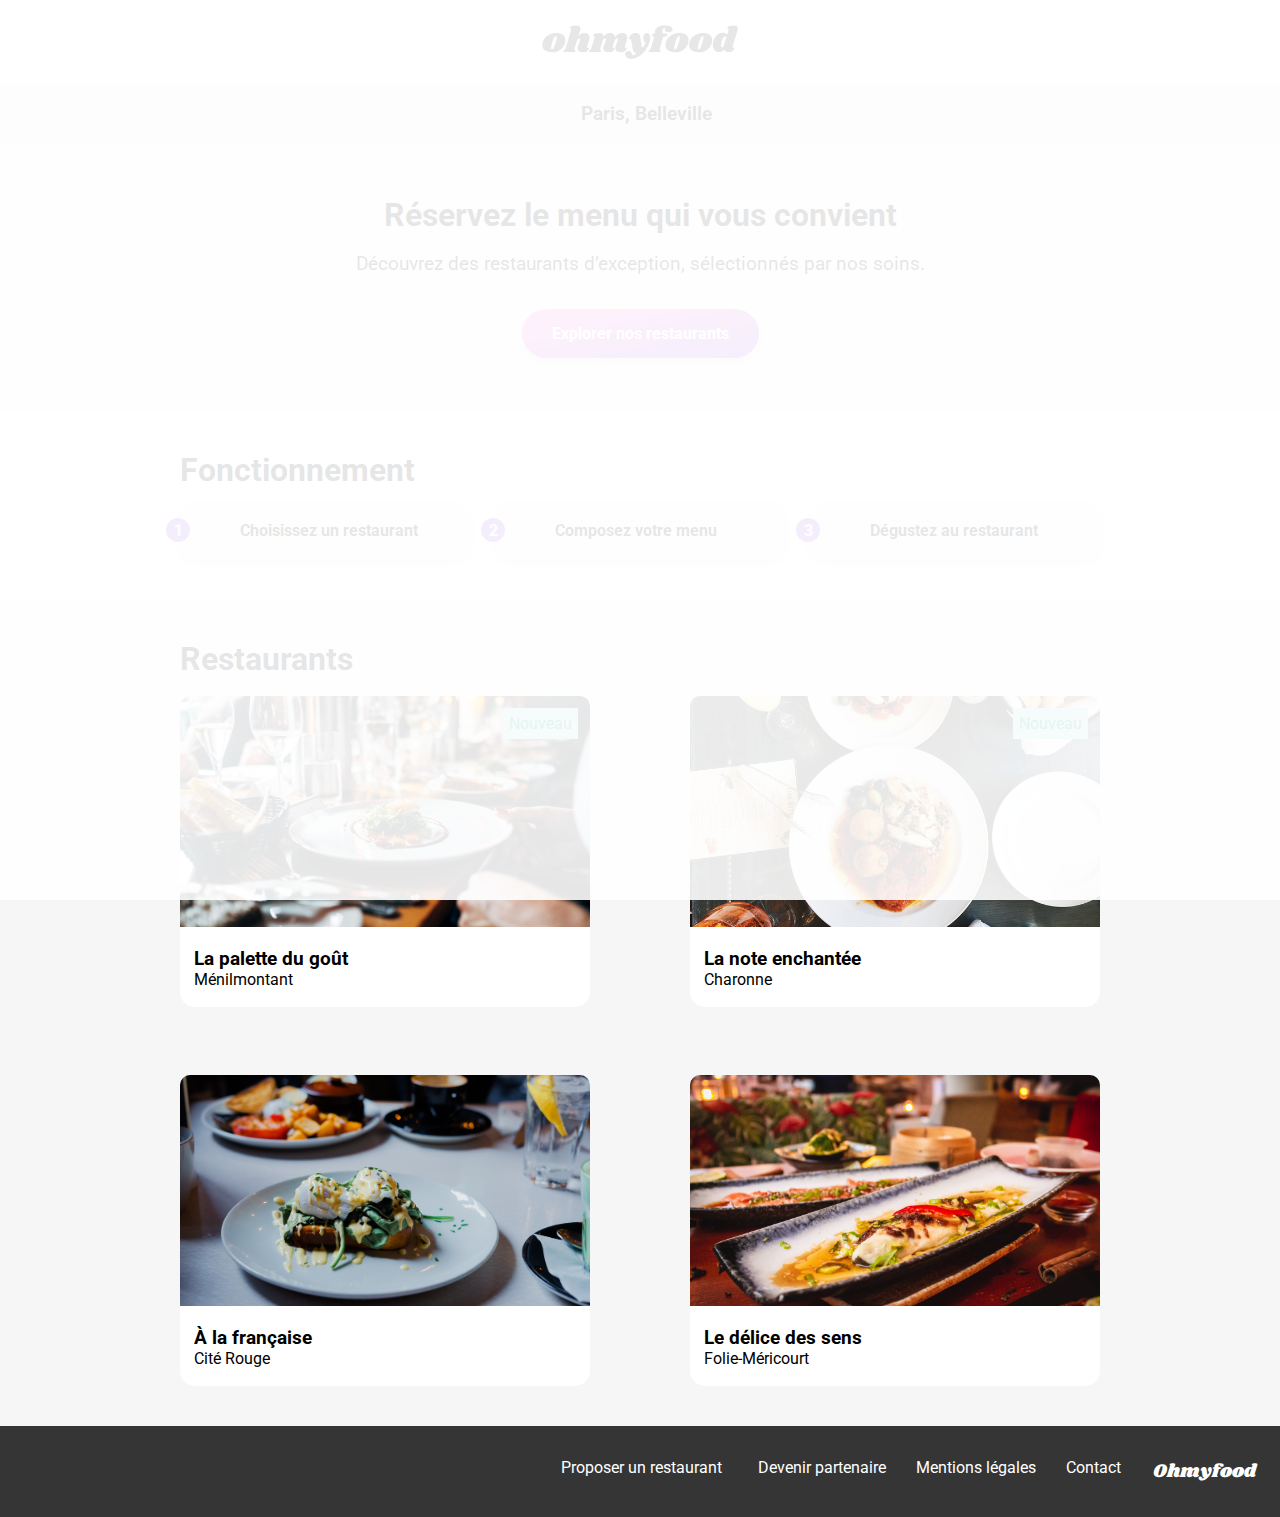
<file: index.html>
<!DOCTYPE html>
<html lang="en">
  <head>
    <meta charset="UTF-8" />
    <meta name="viewport" content="width=device-width, initial-scale=1.0" />
    <title>Document</title>
    <link rel="stylesheet" href="./styles.css" />

    <link rel="preconnect" href="https://fonts.googleapis.com" />
    <link rel="preconnect" href="https://fonts.gstatic.com" crossorigin />
    <link
      href="https://fonts.googleapis.com/css2?family=Roboto:ital,wght@0,100;0,300;0,400;0,500;0,700;0,900;1,100;1,300;1,400;1,500;1,700;1,900&display=swap"
      rel="stylesheet"
    />
    <link
      href="https://fonts.googleapis.com/css2?family=Roboto:ital,wght@0,100;0,300;0,400;0,500;0,700;0,900;1,100;1,300;1,400;1,500;1,700;1,900&family=Shrikhand&display=swap"
      rel="stylesheet"
    />

    <link
      rel="stylesheet"
      href="https://cdnjs.cloudflare.com/ajax/libs/font-awesome/6.2.1/css/all.min.css"
      integrity="sha512-MV7K8+y+gLIBoVD59lQIYicR65iaqukzvf/nwasF0nqhPay5w/9lJmVM2hMDcnK1OnMGCdVK+iQrJ7lzPJQd1w=="
      crossorigin="anonymous"
      referrerpolicy="no-referrer"
    />
  </head>
  <body>
    <div class="loader">
      <div class="loader-box">
        <div class="animation loader-element-1"></div>
        <div class="animation loader-element-2"></div>
        <div class="animation loader-element-3"></div>
        <div class="animation loader-element-4"></div>
      </div>
    </div>
    <!-- ***************************** Header ************************ -->
    <header>
      <div class="logo centrer flex">
        <img src="./assets/logo/ohmyfood@2x.svg" alt="image-logo" />
      </div>
    </header>
    <section class="location centrer flex">
      <div class="centrer flex box-location">
        <i class="fa-solid fa-location-dot" aria-hidden="true"></i>
        <h3>Paris, Belleville</h3>
      </div>
    </section>
    <!-- ***************************** Main ************************ -->
    <main>
      <!-- ***************************** section accueil ************************ -->
      <section class="information-accueil">
        <h1>Réservez le menu qui vous convient</h1>
        <h3>
          Découvrez des restaurants d’exception, sélectionnés par nos soins.
        </h3>
        <a href="#restaurant" class="style-button shadow">
          <span>Explorer nos restaurants</span>
        </a>
      </section>
      <!-- ***************************** section fonctionnement ************************ -->
      <section class="fonctionnement">
        <div class="titre">
          <h1>Fonctionnement</h1>
        </div>
        <div class="etapes flex">
          <div class="box-etape flex flex-1 shadow">
            <span class="flex number">1</span>
            <div class="flex flex-1">
              <i
                class="fa-solid fa-mobile-screen-button icone-etape"
                aria-hidden="true"
              ></i>
              <span class="flex-1">Choisissez un restaurant</span>
            </div>
          </div>
          <div class="box-etape flex flex-1 shadow">
            <span class="flex number">2</span>
            <div class="flex flex-1">
              <i class="fa-solid fa-list icone-etape" aria-hidden="true"> </i>
              <span class="flex-1">Composez votre menu</span>
            </div>
          </div>
          <div class="box-etape flex flex-1 shadow">
            <span class="flex number">3</span>
            <div class="flex flex-1">
              <i
                class="fa-solid fa-store icone-etape shop"
                aria-hidden="true"
              ></i>
              <span class="flex-1">Dégustez au restaurant</span>
            </div>
          </div>
        </div>
      </section>
      <!-- ***************************** section restaurant ************************ -->
      <section class="restaurant" id="restaurant">
        <h1>Restaurants</h1>
        <div class="articles">
          <article>
            <a
              href="./restaurants/restaurantUn.html"
              class="liens-cards-restaurants flex"
            >
              <div class="position-relative">
                <img
                  src="./assets/images-plats/la-palette-du-gout.jpg"
                  alt="image plat"
                  class="images-plats"
                />
                <span class="span-nouveau"> Nouveau</span>
              </div>
              <div class="box-texte-coeur flex">
                <div class="texte-restaurant">
                  <h3>La palette du goût</h3>
                  <p>Ménilmontant</p>
                </div>
                <div class="box-coeurs flex position-relative">
                  <span class="button-coeur flex">
                    <i class="fa-regular fa-heart coeur"></i>
                    <i class="fa-solid fa-heart coeur-full"></i>
                  </span>
                </div>
              </div>
            </a>
          </article>

          <article>
            <a
              href="./restaurants/restaurantDeux.html"
              class="liens-cards-restaurants flex"
            >
              <div class="position-relative">
                <img
                  src="./assets/images-plats/la-note-enchantee.jpg"
                  alt="image plat"
                  class="images-plats"
                />
                <span class="span-nouveau"> Nouveau</span>
              </div>
              <div class="box-texte-coeur flex">
                <div class="texte-restaurant">
                  <h3>La note enchantée</h3>
                  <p>Charonne</p>
                </div>
                <div class="box-coeurs flex position-relative">
                  <span class="button-coeur flex">
                    <i class="fa-solid fa-heart coeur-stable"></i>
                  </span>
                </div>
              </div>
            </a>
          </article>
          <article>
            <a
              href="./restaurants/restaurantTrois.html"
              class="liens-cards-restaurants flex"
            >
              <div class="position-relative">
                <img
                  src="./assets/images-plats/a-la-française.jpg"
                  alt="image plat"
                  class="images-plats"
                />
              </div>
              <div class="box-texte-coeur flex">
                <div class="texte-restaurant">
                  <h3>À la française</h3>
                  <p>Cité Rouge</p>
                </div>
                <div class="box-coeurs flex position-relative">
                  <span class="button-coeur flex">
                    <i class="fa-regular fa-heart coeur"></i>
                    <i class="fa-solid fa-heart coeur-full"></i>
                  </span>
                </div>
              </div>
            </a>
          </article>
          <article>
            <a
              href="./restaurants/restaurantQuatre.html"
              class="liens-cards-restaurants flex"
            >
              <div class="position-relative">
                <img
                  src="./assets/images-plats/le-delice-des-sens.jpg"
                  alt="image plat"
                  class="images-plats"
                />
              </div>
              <div class="box-texte-coeur flex">
                <div class="texte-restaurant">
                  <h3>Le délice des sens</h3>
                  <p>Folie-Méricourt</p>
                </div>
                <div class="box-coeurs flex position-relative">
                  <span class="button-coeur flex">
                    <i class="fa-regular fa-heart coeur"></i>
                    <i class="fa-solid fa-heart coeur-full"></i>
                  </span>
                </div>
              </div>
            </a>
          </article>
        </div>
      </section>
    </main>
    <!-- ***************************** footer ************************ -->
    <footer class="box-footer">
      <h3>Ohmyfood</h3>
      <div class="elements-footer">
        <div class="element flex">
          <i class="fa-solid fa-utensils" aria-hidden="true"> </i
          ><span class="span-footer">Proposer un restaurant</span>
        </div>
        <div class="element flex">
          <i class="fa-solid fa-handshake-angle" aria-hidden="true"></i>
          <span>Devenir partenaire</span>
        </div>
        <span>Mentions légales</span>
        <span>Contact</span>
      </div>
    </footer>
  </body>
</html>
</file>
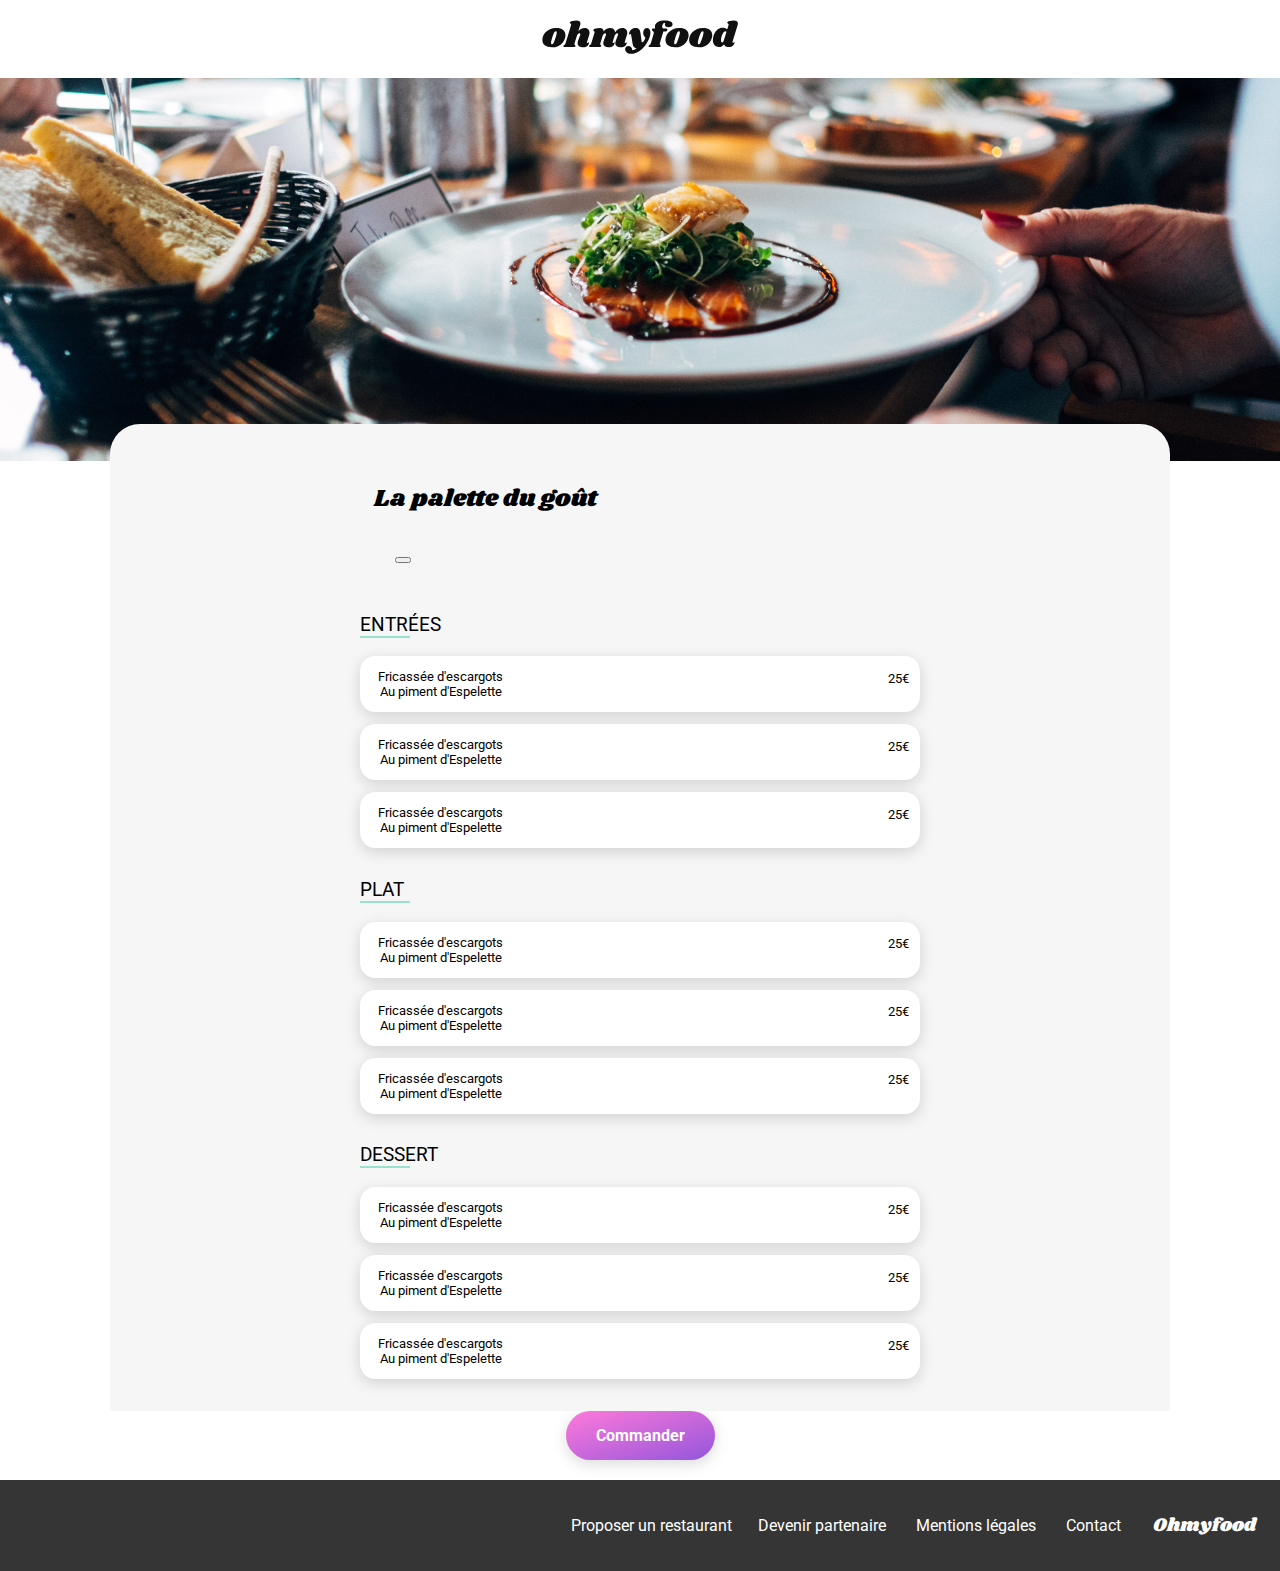
<file: restaurants/pageRestaurantUn.html>
<!DOCTYPE html>
<html lang="en">
  <head>
    <meta charset="UTF-8" />
    <meta name="viewport" content="width=device-width, initial-scale=1.0" />

    <title>Document</title>
    <link rel="stylesheet" href="/styles.css" />

    <link
      href="https://fonts.googleapis.com/css2?family=Roboto:ital,wght@0,100;0,300;0,400;0,500;0,700;0,900;1,100;1,300;1,400;1,500;1,700;1,900&amp;family=Shrikhand&amp;display=swap"
      rel="stylesheet"
    />
    <link
      rel="stylesheet"
      href="https://cdnjs.cloudflare.com/ajax/libs/font-awesome/6.2.1/css/all.min.css"
      integrity="sha512-MV7K8+y+gLIBoVD59lQIYicR65iaqukzvf/nwasF0nqhPay5w/9lJmVM2hMDcnK1OnMGCdVK+iQrJ7lzPJQd1w=="
      crossorigin="anonymous"
      referrerpolicy="no-referrer"
    />
  </head>
  <body class="page-restaurant">
    <header>
      <div class="flex box-cadre page-bis">
        <a class="a-page-bis" href="/index.html">
          <i class="fa-solid fa-arrow-left" aria-hidden="true"></i>
        </a>
        <div class="flex-1 box-logo-page-bis">
          <img src="/assets/logo/ohmyfood@2x.svg" alt="image-logo" />
        </div>
      </div>
    </header>
    <main class="page-individuelle">
      <img
        src="/assets/images-plats/la-palette-du-gout.jpg"
        alt="image plat"
        class="image-plat-restaurant"
      />
      <section class="box-menu flex">
        <div class="box-texte-coeur">
          <div class="texte-restaurant">
            <h2 class="nom-restaurant-page-bis">La palette du goût</h2>
          </div>
          <div class="box-coeurs">
            <button>
              <i class="fa-regular fa-heart coeur"></i>
              <i class="fa-solid fa-heart coeur-full"></i>
            </button>
          </div>
        </div>
        <div>
          <h3>Entrées</h3>
          <div class="box-choix-menu flex shadow">
            <button class="button-choix-menu flex">
              <div class="element1-button-menu flex">
                <span>Fricassée d'escargots</span>
                <span>Au piment d'Espelette</span>
              </div>
              <div class="element2-button-menu flex">
                <p>25€</p>
              </div>
            </button>
            <div class="cloche-menu flex">
              <i class="fa-solid fa-circle-check" aria-hidden="true"></i>
            </div>
          </div>
          <div class="box-choix-menu flex shadow">
            <button class="button-choix-menu flex">
              <div class="element1-button-menu flex">
                <span>Fricassée d'escargots</span>
                <span>Au piment d'Espelette</span>
              </div>
              <div class="element2-button-menu flex">
                <p>25€</p>
              </div>
            </button>
            <div class="cloche-menu flex">
              <i class="fa-solid fa-circle-check" aria-hidden="true"></i>
            </div>
          </div>
          <div class="box-choix-menu flex shadow">
            <button class="button-choix-menu flex">
              <div class="element1-button-menu flex">
                <span>Fricassée d'escargots</span>
                <span>Au piment d'Espelette</span>
              </div>
              <div class="element2-button-menu flex">
                <p>25€</p>
              </div>
            </button>
            <div class="cloche-menu flex">
              <i class="fa-solid fa-circle-check" aria-hidden="true"></i>
            </div>
          </div>
        </div>
        <div>
          <h3>Plat</h3>
          <div class="box-choix-menu flex shadow">
            <button class="button-choix-menu flex">
              <div class="element1-button-menu flex">
                <span>Fricassée d'escargots</span>
                <span>Au piment d'Espelette</span>
              </div>
              <div class="element2-button-menu flex">
                <p>25€</p>
              </div>
            </button>
            <div class="cloche-menu flex">
              <i class="fa-solid fa-circle-check" aria-hidden="true"></i>
            </div>
          </div>
          <div class="box-choix-menu flex shadow">
            <button class="button-choix-menu flex">
              <div class="element1-button-menu flex">
                <span>Fricassée d'escargots</span>
                <span>Au piment d'Espelette</span>
              </div>
              <div class="element2-button-menu flex">
                <p>25€</p>
              </div>
            </button>
            <div class="cloche-menu flex">
              <i class="fa-solid fa-circle-check" aria-hidden="true"></i>
            </div>
          </div>
          <div class="box-choix-menu flex shadow">
            <button class="button-choix-menu flex">
              <div class="element1-button-menu flex">
                <span>Fricassée d'escargots</span>
                <span>Au piment d'Espelette</span>
              </div>
              <div class="element2-button-menu flex">
                <p>25€</p>
              </div>
            </button>
            <div class="cloche-menu flex">
              <i class="fa-solid fa-circle-check" aria-hidden="true"></i>
            </div>
          </div>
        </div>
        <div>
          <h3>Dessert</h3>
          <div class="box-choix-menu flex shadow">
            <button class="button-choix-menu flex">
              <div class="element1-button-menu flex">
                <span>Fricassée d'escargots</span>
                <span>Au piment d'Espelette</span>
              </div>
              <div class="element2-button-menu flex">
                <p>25€</p>
              </div>
            </button>
            <div class="cloche-menu flex">
              <i class="fa-solid fa-circle-check" aria-hidden="true"></i>
            </div>
          </div>
          <div class="box-choix-menu flex shadow">
            <button class="button-choix-menu flex">
              <div class="element1-button-menu flex">
                <span>Fricassée d'escargots</span>
                <span>Au piment d'Espelette</span>
              </div>
              <div class="element2-button-menu flex">
                <p>25€</p>
              </div>
            </button>
            <div class="cloche-menu flex">
              <i class="fa-solid fa-circle-check" aria-hidden="true"></i>
            </div>
          </div>
          <div class="box-choix-menu flex shadow">
            <button class="button-choix-menu flex">
              <div class="element1-button-menu flex">
                <span>Fricassée d'escargots</span>
                <span>Au piment d'Espelette</span>
              </div>
              <div class="element2-button-menu flex">
                <p>25€</p>
              </div>
            </button>
            <div class="cloche-menu flex">
              <i class="fa-solid fa-circle-check" aria-hidden="true"></i>
            </div>
          </div>
        </div>
      </section>
      <div class="flex button-commander">
        <button class="style-button shadow">
          <span>Commander</span>
        </button>
      </div>
    </main>
    <footer class="box-footer">
      <h3>Ohmyfood</h3>
      <div class="elements-footer">
        <div class="element">
          <i class="fa-solid fa-utensils" aria-hidden="true"> </i
          ><span class="span-footer">Proposer un restaurant</span>
        </div>
        <div class="element">
          <i class="fa-solid fa-handshake-angle" aria-hidden="true"></i>
          <span>Devenir partenaire</span>
        </div>
        <span>Mentions légales</span>
        <span>Contact</span>
      </div>
    </footer>
  </body>
</html>
</file>
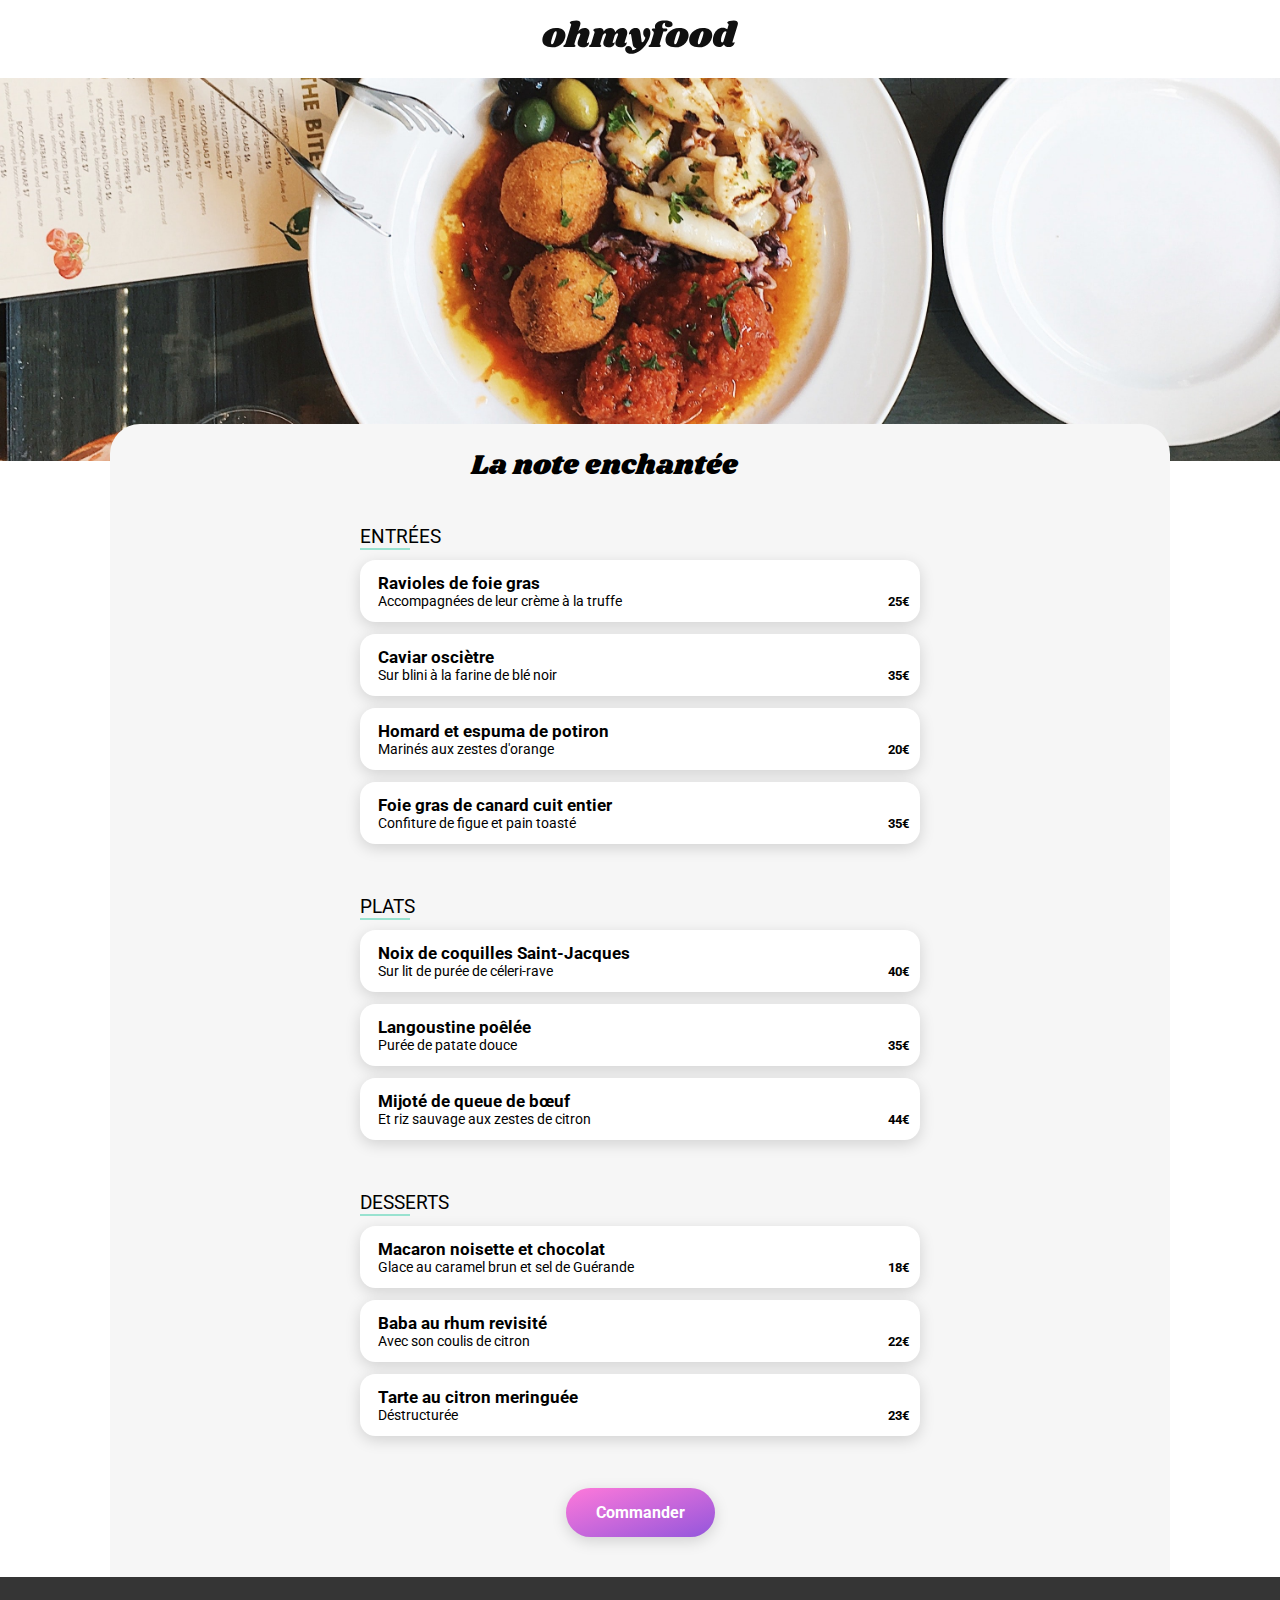
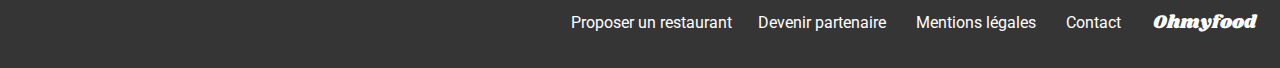
<file: restaurants/restaurantDeux.html>
<!DOCTYPE html>
<html lang="en">
  <head>
    <meta charset="UTF-8" />
    <meta name="viewport" content="width=device-width, initial-scale=1.0" />

    <title>Document</title>
    <link rel="stylesheet" href="../styles.css" />

    <link rel="preconnect" href="https://fonts.googleapis.com" />
    <link rel="preconnect" href="https://fonts.gstatic.com" crossorigin />
    <link
      href="https://fonts.googleapis.com/css2?family=Roboto:ital,wght@0,100;0,300;0,400;0,500;0,700;0,900;1,100;1,300;1,400;1,500;1,700;1,900&display=swap"
      rel="stylesheet"
    />
    <link
      href="https://fonts.googleapis.com/css2?family=Roboto:ital,wght@0,100;0,300;0,400;0,500;0,700;0,900;1,100;1,300;1,400;1,500;1,700;1,900&family=Shrikhand&display=swap"
      rel="stylesheet"
    />
    <link
      rel="stylesheet"
      href="https://cdnjs.cloudflare.com/ajax/libs/font-awesome/6.2.1/css/all.min.css"
      integrity="sha512-MV7K8+y+gLIBoVD59lQIYicR65iaqukzvf/nwasF0nqhPay5w/9lJmVM2hMDcnK1OnMGCdVK+iQrJ7lzPJQd1w=="
      crossorigin="anonymous"
      referrerpolicy="no-referrer"
    />
  </head>
  <body class="page-restaurant">
    <header>
      <div class="flex box-cadre page-bis">
        <a class="a-page-bis" href="../index.html">
          <i class="fa-solid fa-arrow-left" aria-hidden="true"></i>
        </a>
        <div class="flex-1 box-logo-page-bis">
          <img src="../assets/logo/ohmyfood@2x.svg" alt="image-logo" />
        </div>
      </div>
    </header>
    <main class="page-individuelle">
      <img
        src="../assets/images-plats/la-note-enchantee.jpg"
        alt="image plat"
        class="image-plat-restaurant"
      />
      <section class="box-menu flex">
        <div class="h2-coeur flex">
          <div>
            <h2 class="nom-restaurant-page-bis">La note enchantée</h2>
          </div>
          <div class="box-coeurs flex position-relative">
            <button class="button-coeur flex">
              <i class="fa-regular fa-heart coeur"></i>
              <i class="fa-solid fa-heart coeur-full"></i>
            </button>
          </div>
        </div>
        <div class="description-plats entree">
          <h3>Entrées</h3>
          <div class="box-choix-menu flex shadow">
            <button class="button-choix-menu flex">
              <span class="element1-button-menu flex">
                <span class="titre-plat">Ravioles de foie gras</span>
                <span class="description-plat"
                  >Accompagnées de leur crème à la truffe</span
                >
              </span>
              <span class="element2-button-menu flex">
                <span>25€</span>
              </span>
            </button>
            <div class="cloche-menu flex">
              <i class="fa-solid fa-circle-check" aria-hidden="true"></i>
            </div>
          </div>
          <div class="box-choix-menu flex shadow">
            <button class="button-choix-menu flex">
              <span class="element1-button-menu flex">
                <span class="titre-plat">Caviar osciètre</span>
                <span class="description-plat"
                  >Sur blini à la farine de blé noir</span
                >
              </span>
              <span class="element2-button-menu flex">
                <span>35€</span>
              </span>
            </button>
            <div class="cloche-menu flex">
              <i class="fa-solid fa-circle-check" aria-hidden="true"></i>
            </div>
          </div>
          <div class="box-choix-menu flex shadow">
            <button class="button-choix-menu flex">
              <span class="element1-button-menu flex">
                <span class="titre-plat">Homard et espuma de potiron</span>
                <span class="description-plat"
                  >Marinés aux zestes d'orange</span
                >
              </span>
              <span class="element2-button-menu flex">
                <span>20€</span>
              </span>
            </button>
            <div class="cloche-menu flex">
              <i class="fa-solid fa-circle-check" aria-hidden="true"></i>
            </div>
          </div>
          <div class="box-choix-menu flex shadow">
            <button class="button-choix-menu flex">
              <span class="element1-button-menu flex">
                <span class="titre-plat">Foie gras de canard cuit entier</span>
                <span class="description-plat"
                  >Confiture de figue et pain toasté</span
                >
              </span>
              <span class="element2-button-menu flex">
                <span>35€</span>
              </span>
            </button>
            <div class="cloche-menu flex">
              <i class="fa-solid fa-circle-check" aria-hidden="true"></i>
            </div>
          </div>
        </div>
        <div class="description-plats plat">
          <h3>Plats</h3>
          <div class="box-choix-menu flex shadow">
            <button class="button-choix-menu flex">
              <span class="element1-button-menu flex">
                <span class="titre-plat">Noix de coquilles Saint-Jacques</span>
                <span class="description-plat"
                  >Sur lit de purée de céleri-rave</span
                >
              </span>
              <span class="element2-button-menu flex">
                <span>40€</span>
              </span>
            </button>
            <div class="cloche-menu flex">
              <i class="fa-solid fa-circle-check" aria-hidden="true"></i>
            </div>
          </div>
          <div class="box-choix-menu flex shadow">
            <button class="button-choix-menu flex">
              <span class="element1-button-menu flex">
                <span class="titre-plat">Langoustine poêlée</span>
                <span class="description-plat">Purée de patate douce</span>
              </span>
              <span class="element2-button-menu flex">
                <span>35€</span>
              </span>
            </button>
            <div class="cloche-menu flex">
              <i class="fa-solid fa-circle-check" aria-hidden="true"></i>
            </div>
          </div>
          <div class="box-choix-menu flex shadow">
            <button class="button-choix-menu flex">
              <span class="element1-button-menu flex">
                <span class="titre-plat">Mijoté de queue de bœuf </span>
                <span class="description-plat"
                  >Et riz sauvage aux zestes de citron</span
                >
              </span>
              <span class="element2-button-menu flex">
                <span>44€</span>
              </span>
            </button>
            <div class="cloche-menu flex">
              <i class="fa-solid fa-circle-check" aria-hidden="true"></i>
            </div>
          </div>
        </div>
        <div class="description-plats dessert">
          <h3>Desserts</h3>
          <div class="box-choix-menu flex shadow">
            <button class="button-choix-menu flex">
              <span class="element1-button-menu flex">
                <span class="titre-plat">Macaron noisette et chocolat</span>
                <span class="description-plat"
                  >Glace au caramel brun et sel de Guérande</span
                >
              </span>
              <span class="element2-button-menu flex">
                <span>18€</span>
              </span>
            </button>
            <div class="cloche-menu flex">
              <i class="fa-solid fa-circle-check" aria-hidden="true"></i>
            </div>
          </div>
          <div class="box-choix-menu flex shadow">
            <button class="button-choix-menu flex">
              <span class="element1-button-menu flex">
                <span class="titre-plat">Baba au rhum revisité </span>
                <span class="description-plat">Avec son coulis de citron</span>
              </span>
              <span class="element2-button-menu flex">
                <span>22€</span>
              </span>
            </button>
            <div class="cloche-menu flex">
              <i class="fa-solid fa-circle-check" aria-hidden="true"></i>
            </div>
          </div>
          <div class="box-choix-menu flex shadow">
            <button class="button-choix-menu flex">
              <span class="element1-button-menu flex">
                <span class="titre-plat">Tarte au citron meringuée</span>
                <span class="description-plat">Déstructurée</span>
              </span>
              <span class="element2-button-menu flex">
                <span>23€</span>
              </span>
            </button>
            <div class="cloche-menu flex">
              <i class="fa-solid fa-circle-check" aria-hidden="true"></i>
            </div>
          </div>
        </div>
        <div class="flex button-commander">
          <button class="style-button shadow">
            <span>Commander</span>
          </button>
        </div>
      </section>
    </main>
    <footer class="box-footer">
      <h3>Ohmyfood</h3>
      <div class="elements-footer">
        <div class="element">
          <i class="fa-solid fa-utensils" aria-hidden="true"> </i
          ><span class="span-footer">Proposer un restaurant</span>
        </div>
        <div class="element">
          <i class="fa-solid fa-handshake-angle" aria-hidden="true"></i>
          <span>Devenir partenaire</span>
        </div>
        <span>Mentions légales</span>
        <span>Contact</span>
      </div>
    </footer>
  </body>
</html>
</file>
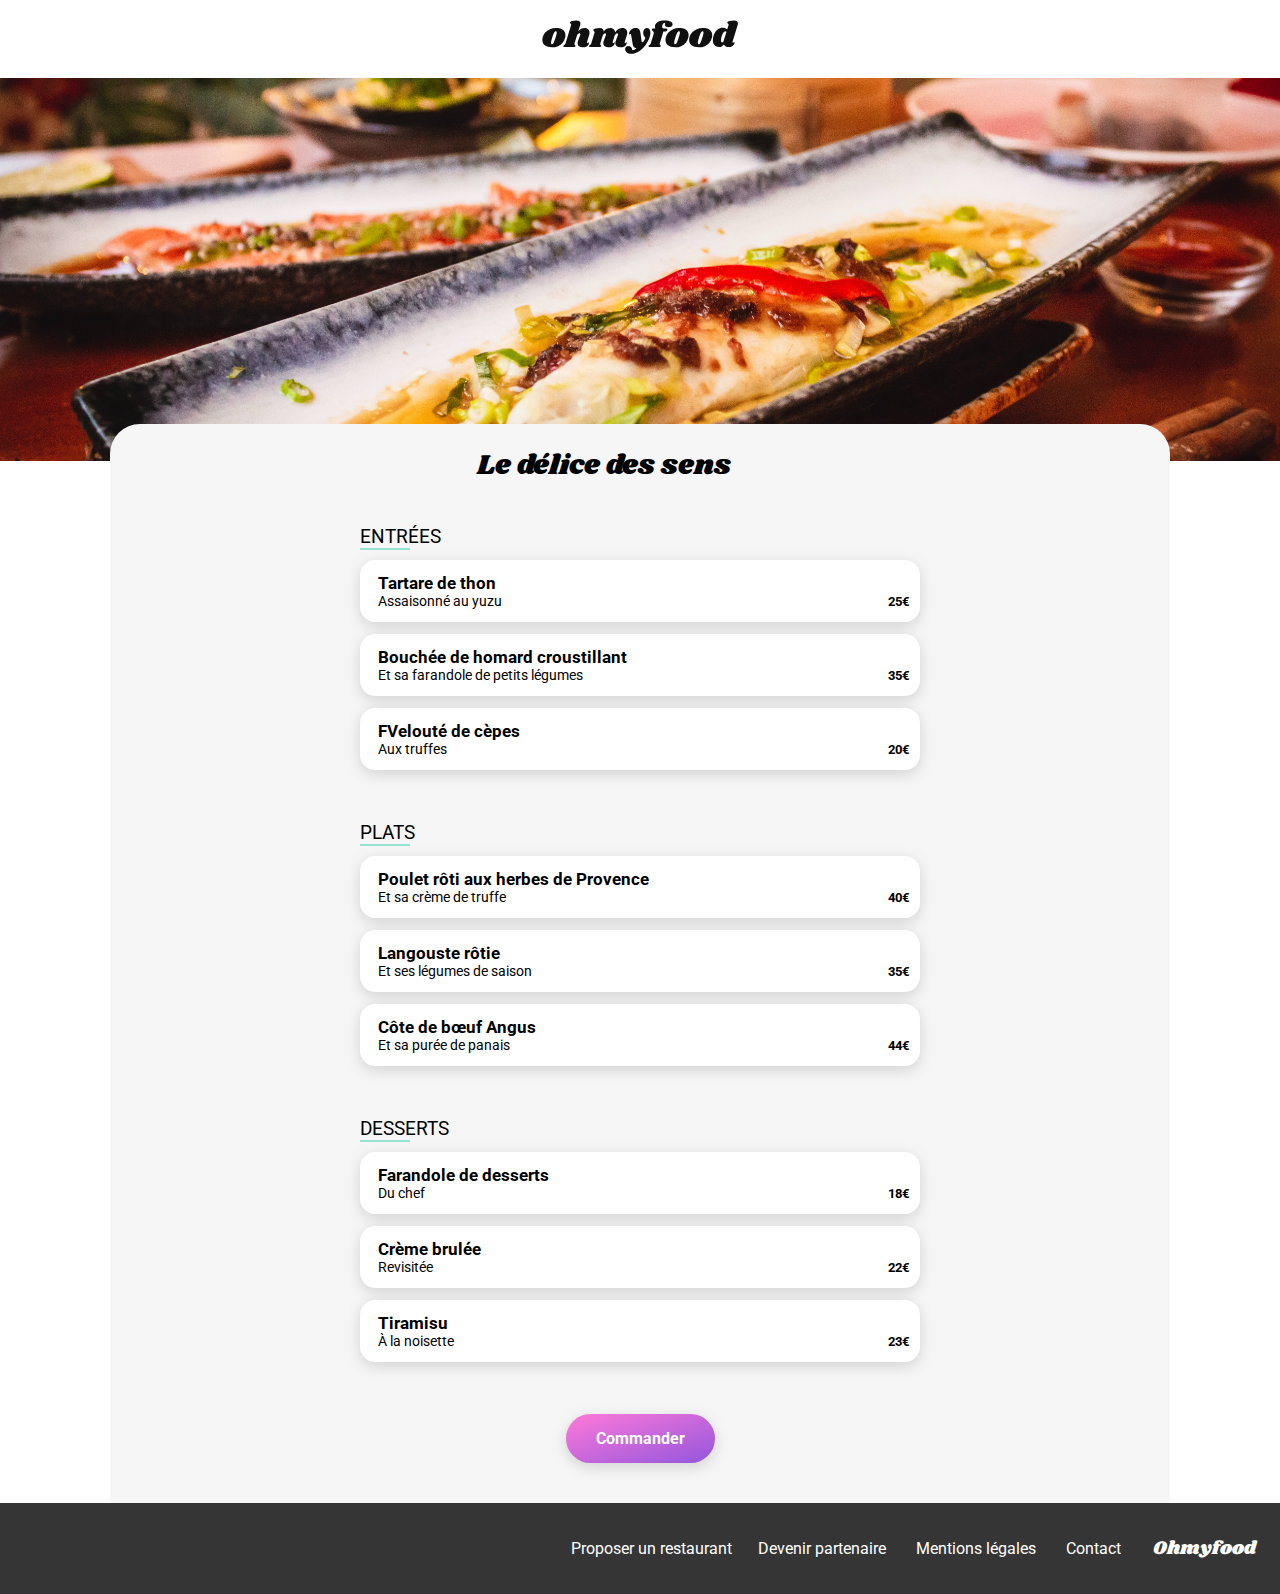
<file: restaurants/restaurantQuatre.html>
<!DOCTYPE html>
<html lang="en">
  <head>
    <meta charset="UTF-8" />
    <meta name="viewport" content="width=device-width, initial-scale=1.0" />

    <title>Document</title>
    <link rel="stylesheet" href="../styles.css" />
    <link rel="preconnect" href="https://fonts.googleapis.com" />
    <link rel="preconnect" href="https://fonts.gstatic.com" crossorigin />
    <link
      href="https://fonts.googleapis.com/css2?family=Roboto:ital,wght@0,100;0,300;0,400;0,500;0,700;0,900;1,100;1,300;1,400;1,500;1,700;1,900&display=swap"
      rel="stylesheet"
    />
    <link
      href="https://fonts.googleapis.com/css2?family=Roboto:ital,wght@0,100;0,300;0,400;0,500;0,700;0,900;1,100;1,300;1,400;1,500;1,700;1,900&family=Shrikhand&display=swap"
      rel="stylesheet"
    />
    <link
      rel="stylesheet"
      href="https://cdnjs.cloudflare.com/ajax/libs/font-awesome/6.2.1/css/all.min.css"
      integrity="sha512-MV7K8+y+gLIBoVD59lQIYicR65iaqukzvf/nwasF0nqhPay5w/9lJmVM2hMDcnK1OnMGCdVK+iQrJ7lzPJQd1w=="
      crossorigin="anonymous"
      referrerpolicy="no-referrer"
    />
  </head>
  <body class="page-restaurant">
    <header>
      <div class="flex box-cadre page-bis">
        <a class="a-page-bis" href="../index.html">
          <i class="fa-solid fa-arrow-left" aria-hidden="true"></i>
        </a>
        <div class="flex-1 box-logo-page-bis">
          <img src="../assets/logo/ohmyfood@2x.svg" alt="image-logo" />
        </div>
      </div>
    </header>
    <main class="page-individuelle">
      <img
        src="../assets/images-plats/le-delice-des-sens.jpg"
        alt="image plat"
        class="image-plat-restaurant"
      />
      <section class="box-menu flex">
        <div class="h2-coeur flex">
          <div>
            <h2 class="nom-restaurant-page-bis">Le délice des sens</h2>
          </div>
          <div class="box-coeurs flex position-relative">
            <button class="button-coeur flex">
              <i class="fa-regular fa-heart coeur"></i>
              <i class="fa-solid fa-heart coeur-full"></i>
            </button>
          </div>
        </div>
        <div class="description-plats entree">
          <h3>Entrées</h3>
          <div class="box-choix-menu flex shadow">
            <button class="button-choix-menu flex">
              <span class="element1-button-menu flex">
                <span class="titre-plat">Tartare de thon</span>
                <span class="description-plat">Assaisonné au yuzu</span>
              </span>
              <span class="element2-button-menu flex">
                <span>25€</span>
              </span>
            </button>
            <div class="cloche-menu flex">
              <i class="fa-solid fa-circle-check" aria-hidden="true"></i>
            </div>
          </div>
          <div class="box-choix-menu flex shadow">
            <button class="button-choix-menu flex">
              <span class="element1-button-menu flex">
                <span class="titre-plat">Bouchée de homard croustillant</span>
                <span class="description-plat"
                  >Et sa farandole de petits légumes</span
                >
              </span>
              <span class="element2-button-menu flex">
                <span>35€</span>
              </span>
            </button>
            <div class="cloche-menu flex">
              <i class="fa-solid fa-circle-check" aria-hidden="true"></i>
            </div>
          </div>
          <div class="box-choix-menu flex shadow">
            <button class="button-choix-menu flex">
              <span class="element1-button-menu flex">
                <span class="titre-plat">FVelouté de cèpes </span>
                <span class="description-plat">Aux truffes</span>
              </span>
              <span class="element2-button-menu flex">
                <span>20€</span>
              </span>
            </button>
            <div class="cloche-menu flex">
              <i class="fa-solid fa-circle-check" aria-hidden="true"></i>
            </div>
          </div>
        </div>
        <div class="description-plats plat">
          <h3>Plats</h3>
          <div class="box-choix-menu flex shadow">
            <button class="button-choix-menu flex">
              <span class="element1-button-menu flex">
                <span class="titre-plat"
                  >Poulet rôti aux herbes de Provence
                </span>
                <span class="description-plat">Et sa crème de truffe</span>
              </span>
              <span class="element2-button-menu flex">
                <span>40€</span>
              </span>
            </button>
            <div class="cloche-menu flex">
              <i class="fa-solid fa-circle-check" aria-hidden="true"></i>
            </div>
          </div>
          <div class="box-choix-menu flex shadow">
            <button class="button-choix-menu flex">
              <span class="element1-button-menu flex">
                <span class="titre-plat">Langouste rôtie</span>
                <span class="description-plat">Et ses légumes de saison</span>
              </span>
              <span class="element2-button-menu flex">
                <span>35€</span>
              </span>
            </button>
            <div class="cloche-menu flex">
              <i class="fa-solid fa-circle-check" aria-hidden="true"></i>
            </div>
          </div>
          <div class="box-choix-menu flex shadow">
            <button class="button-choix-menu flex">
              <span class="element1-button-menu flex">
                <span class="titre-plat"> Côte de bœuf Angus</span>
                <span class="description-plat">Et sa purée de panais</span>
              </span>
              <span class="element2-button-menu flex">
                <span>44€</span>
              </span>
            </button>
            <div class="cloche-menu flex">
              <i class="fa-solid fa-circle-check" aria-hidden="true"></i>
            </div>
          </div>
        </div>
        <div class="description-plats dessert">
          <h3>Desserts</h3>
          <div class="box-choix-menu flex shadow">
            <button class="button-choix-menu flex">
              <span class="element1-button-menu flex">
                <span class="titre-plat">Farandole de desserts</span>
                <span class="description-plat">Du chef</span>
              </span>
              <span class="element2-button-menu flex">
                <span>18€</span>
              </span>
            </button>
            <div class="cloche-menu flex">
              <i class="fa-solid fa-circle-check" aria-hidden="true"></i>
            </div>
          </div>
          <div class="box-choix-menu flex shadow">
            <button class="button-choix-menu flex">
              <span class="element1-button-menu flex">
                <span class="titre-plat">Crème brulée </span>
                <span class="description-plat">Revisitée</span>
              </span>
              <span class="element2-button-menu flex">
                <span>22€</span>
              </span>
            </button>
            <div class="cloche-menu flex">
              <i class="fa-solid fa-circle-check" aria-hidden="true"></i>
            </div>
          </div>
          <div class="box-choix-menu flex shadow">
            <button class="button-choix-menu flex">
              <span class="element1-button-menu flex">
                <span class="titre-plat">Tiramisu</span>
                <span class="description-plat">À la noisette</span>
              </span>
              <span class="element2-button-menu flex">
                <span>23€</span>
              </span>
            </button>
            <div class="cloche-menu flex">
              <i class="fa-solid fa-circle-check" aria-hidden="true"></i>
            </div>
          </div>
        </div>
        <div class="flex button-commander">
          <button class="style-button shadow">
            <span>Commander</span>
          </button>
        </div>
      </section>
    </main>
    <footer class="box-footer">
      <h3>Ohmyfood</h3>
      <div class="elements-footer">
        <div class="element">
          <i class="fa-solid fa-utensils" aria-hidden="true"> </i
          ><span class="span-footer">Proposer un restaurant</span>
        </div>
        <div class="element">
          <i class="fa-solid fa-handshake-angle" aria-hidden="true"></i>
          <span>Devenir partenaire</span>
        </div>
        <span>Mentions légales</span>
        <span>Contact</span>
      </div>
    </footer>
  </body>
</html>
</file>
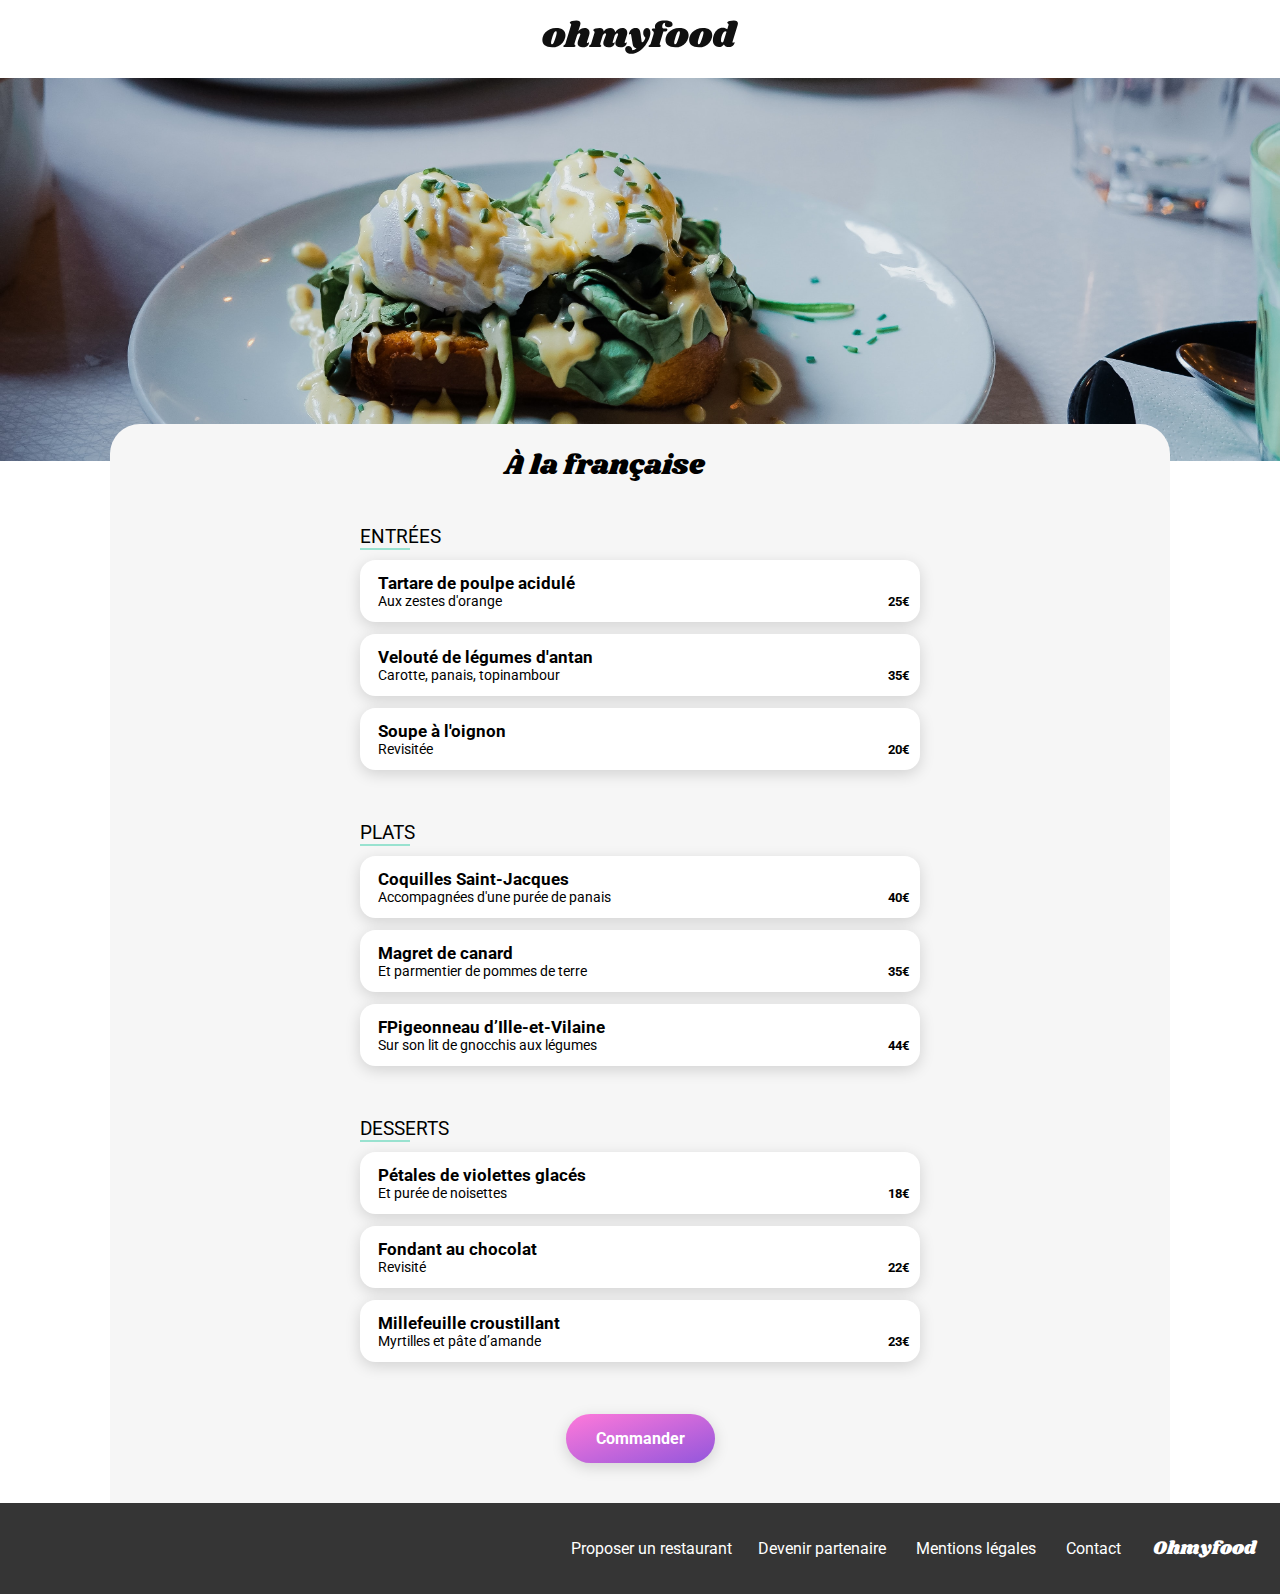
<file: restaurants/restaurantTrois.html>
<!DOCTYPE html>
<html lang="en">
  <head>
    <meta charset="UTF-8" />
    <meta name="viewport" content="width=device-width, initial-scale=1.0" />

    <title>Document</title>
    <link rel="stylesheet" href="../styles.css" />

    <link rel="preconnect" href="https://fonts.googleapis.com" />
    <link rel="preconnect" href="https://fonts.gstatic.com" crossorigin />
    <link
      href="https://fonts.googleapis.com/css2?family=Roboto:ital,wght@0,100;0,300;0,400;0,500;0,700;0,900;1,100;1,300;1,400;1,500;1,700;1,900&display=swap"
      rel="stylesheet"
    />
    <link
      href="https://fonts.googleapis.com/css2?family=Roboto:ital,wght@0,100;0,300;0,400;0,500;0,700;0,900;1,100;1,300;1,400;1,500;1,700;1,900&family=Shrikhand&display=swap"
      rel="stylesheet"
    />
    <link
      rel="stylesheet"
      href="https://cdnjs.cloudflare.com/ajax/libs/font-awesome/6.2.1/css/all.min.css"
      integrity="sha512-MV7K8+y+gLIBoVD59lQIYicR65iaqukzvf/nwasF0nqhPay5w/9lJmVM2hMDcnK1OnMGCdVK+iQrJ7lzPJQd1w=="
      crossorigin="anonymous"
      referrerpolicy="no-referrer"
    />
  </head>
  <body class="page-restaurant">
    <header>
      <div class="flex box-cadre page-bis">
        <a class="a-page-bis" href="../index.html">
          <i class="fa-solid fa-arrow-left" aria-hidden="true"></i>
        </a>
        <div class="flex-1 box-logo-page-bis">
          <img src="../assets/logo/ohmyfood@2x.svg" alt="image-logo" />
        </div>
      </div>
    </header>
    <main class="page-individuelle">
      <img
        src="../assets/images-plats/a-la-française.jpg"
        alt="image plat"
        class="image-plat-restaurant"
      />
      <section class="box-menu flex">
        <div class="h2-coeur flex">
          <div>
            <h2 class="nom-restaurant-page-bis">À la française</h2>
          </div>
          <div class="box-coeurs flex position-relative">
            <button class="button-coeur flex">
              <i class="fa-regular fa-heart coeur"></i>
              <i class="fa-solid fa-heart coeur-full"></i>
            </button>
          </div>
        </div>
        <div class="description-plats entree">
          <h3>Entrées</h3>
          <div class="box-choix-menu flex shadow">
            <button class="button-choix-menu flex">
              <span class="element1-button-menu flex">
                <span class="titre-plat">Tartare de poulpe acidulé</span>
                <span class="description-plat">Aux zestes d'orange</span>
              </span>
              <span class="element2-button-menu flex">
                <span>25€</span>
              </span>
            </button>
            <div class="cloche-menu flex">
              <i class="fa-solid fa-circle-check" aria-hidden="true"></i>
            </div>
          </div>
          <div class="box-choix-menu flex shadow">
            <button class="button-choix-menu flex">
              <span class="element1-button-menu flex">
                <span class="titre-plat">Velouté de légumes d'antan</span>
                <span class="description-plat"
                  >Carotte, panais, topinambour</span
                >
              </span>
              <span class="element2-button-menu flex">
                <span>35€</span>
              </span>
            </button>
            <div class="cloche-menu flex">
              <i class="fa-solid fa-circle-check" aria-hidden="true"></i>
            </div>
          </div>
          <div class="box-choix-menu flex shadow">
            <button class="button-choix-menu flex">
              <span class="element1-button-menu flex">
                <span class="titre-plat">Soupe à l'oignon</span>
                <span class="description-plat">Revisitée</span>
              </span>
              <span class="element2-button-menu flex">
                <span>20€</span>
              </span>
            </button>
            <div class="cloche-menu flex">
              <i class="fa-solid fa-circle-check" aria-hidden="true"></i>
            </div>
          </div>
        </div>
        <div class="description-plats plat">
          <h3>Plats</h3>
          <div class="box-choix-menu flex shadow">
            <button class="button-choix-menu flex">
              <span class="element1-button-menu flex">
                <span class="titre-plat">Coquilles Saint-Jacques</span>
                <span class="description-plat"
                  >Accompagnées d'une purée de panais</span
                >
              </span>
              <span class="element2-button-menu flex">
                <span>40€</span>
              </span>
            </button>
            <div class="cloche-menu flex">
              <i class="fa-solid fa-circle-check" aria-hidden="true"></i>
            </div>
          </div>
          <div class="box-choix-menu flex shadow">
            <button class="button-choix-menu flex">
              <span class="element1-button-menu flex">
                <span class="titre-plat">Magret de canard</span>
                <span class="description-plat"
                  >Et parmentier de pommes de terre</span
                >
              </span>
              <span class="element2-button-menu flex">
                <span>35€</span>
              </span>
            </button>
            <div class="cloche-menu flex">
              <i class="fa-solid fa-circle-check" aria-hidden="true"></i>
            </div>
          </div>
          <div class="box-choix-menu flex shadow">
            <button class="button-choix-menu flex">
              <span class="element1-button-menu flex">
                <span class="titre-plat">FPigeonneau d’Ille-et-Vilaine</span>
                <span class="description-plat"
                  >Sur son lit de gnocchis aux légumes</span
                >
              </span>
              <span class="element2-button-menu flex">
                <span>44€</span>
              </span>
            </button>
            <div class="cloche-menu flex">
              <i class="fa-solid fa-circle-check" aria-hidden="true"></i>
            </div>
          </div>
        </div>
        <div class="description-plats dessert">
          <h3>Desserts</h3>
          <div class="box-choix-menu flex shadow">
            <button class="button-choix-menu flex">
              <span class="element1-button-menu flex">
                <span class="titre-plat">Pétales de violettes glacés</span>
                <span class="description-plat">Et purée de noisettes</span>
              </span>
              <span class="element2-button-menu flex">
                <span>18€</span>
              </span>
            </button>
            <div class="cloche-menu flex">
              <i class="fa-solid fa-circle-check" aria-hidden="true"></i>
            </div>
          </div>
          <div class="box-choix-menu flex shadow">
            <button class="button-choix-menu flex">
              <span class="element1-button-menu flex">
                <span class="titre-plat">Fondant au chocolat</span>
                <span class="description-plat">Revisité</span>
              </span>
              <span class="element2-button-menu flex">
                <span>22€</span>
              </span>
            </button>
            <div class="cloche-menu flex">
              <i class="fa-solid fa-circle-check" aria-hidden="true"></i>
            </div>
          </div>
          <div class="box-choix-menu flex shadow">
            <button class="button-choix-menu flex">
              <span class="element1-button-menu flex">
                <span class="titre-plat">Millefeuille croustillant</span>
                <span class="description-plat">Myrtilles et pâte d’amande</span>
              </span>
              <span class="element2-button-menu flex">
                <span>23€</span>
              </span>
            </button>
            <div class="cloche-menu flex">
              <i class="fa-solid fa-circle-check" aria-hidden="true"></i>
            </div>
          </div>
        </div>
        <div class="flex button-commander">
          <button class="style-button shadow">
            <span>Commander</span>
          </button>
        </div>
      </section>
    </main>
    <footer class="box-footer">
      <h3>Ohmyfood</h3>
      <div class="elements-footer">
        <div class="element">
          <i class="fa-solid fa-utensils" aria-hidden="true"> </i
          ><span class="span-footer">Proposer un restaurant</span>
        </div>
        <div class="element">
          <i class="fa-solid fa-handshake-angle" aria-hidden="true"></i>
          <span>Devenir partenaire</span>
        </div>
        <span>Mentions légales</span>
        <span>Contact</span>
      </div>
    </footer>
  </body>
</html>
</file>
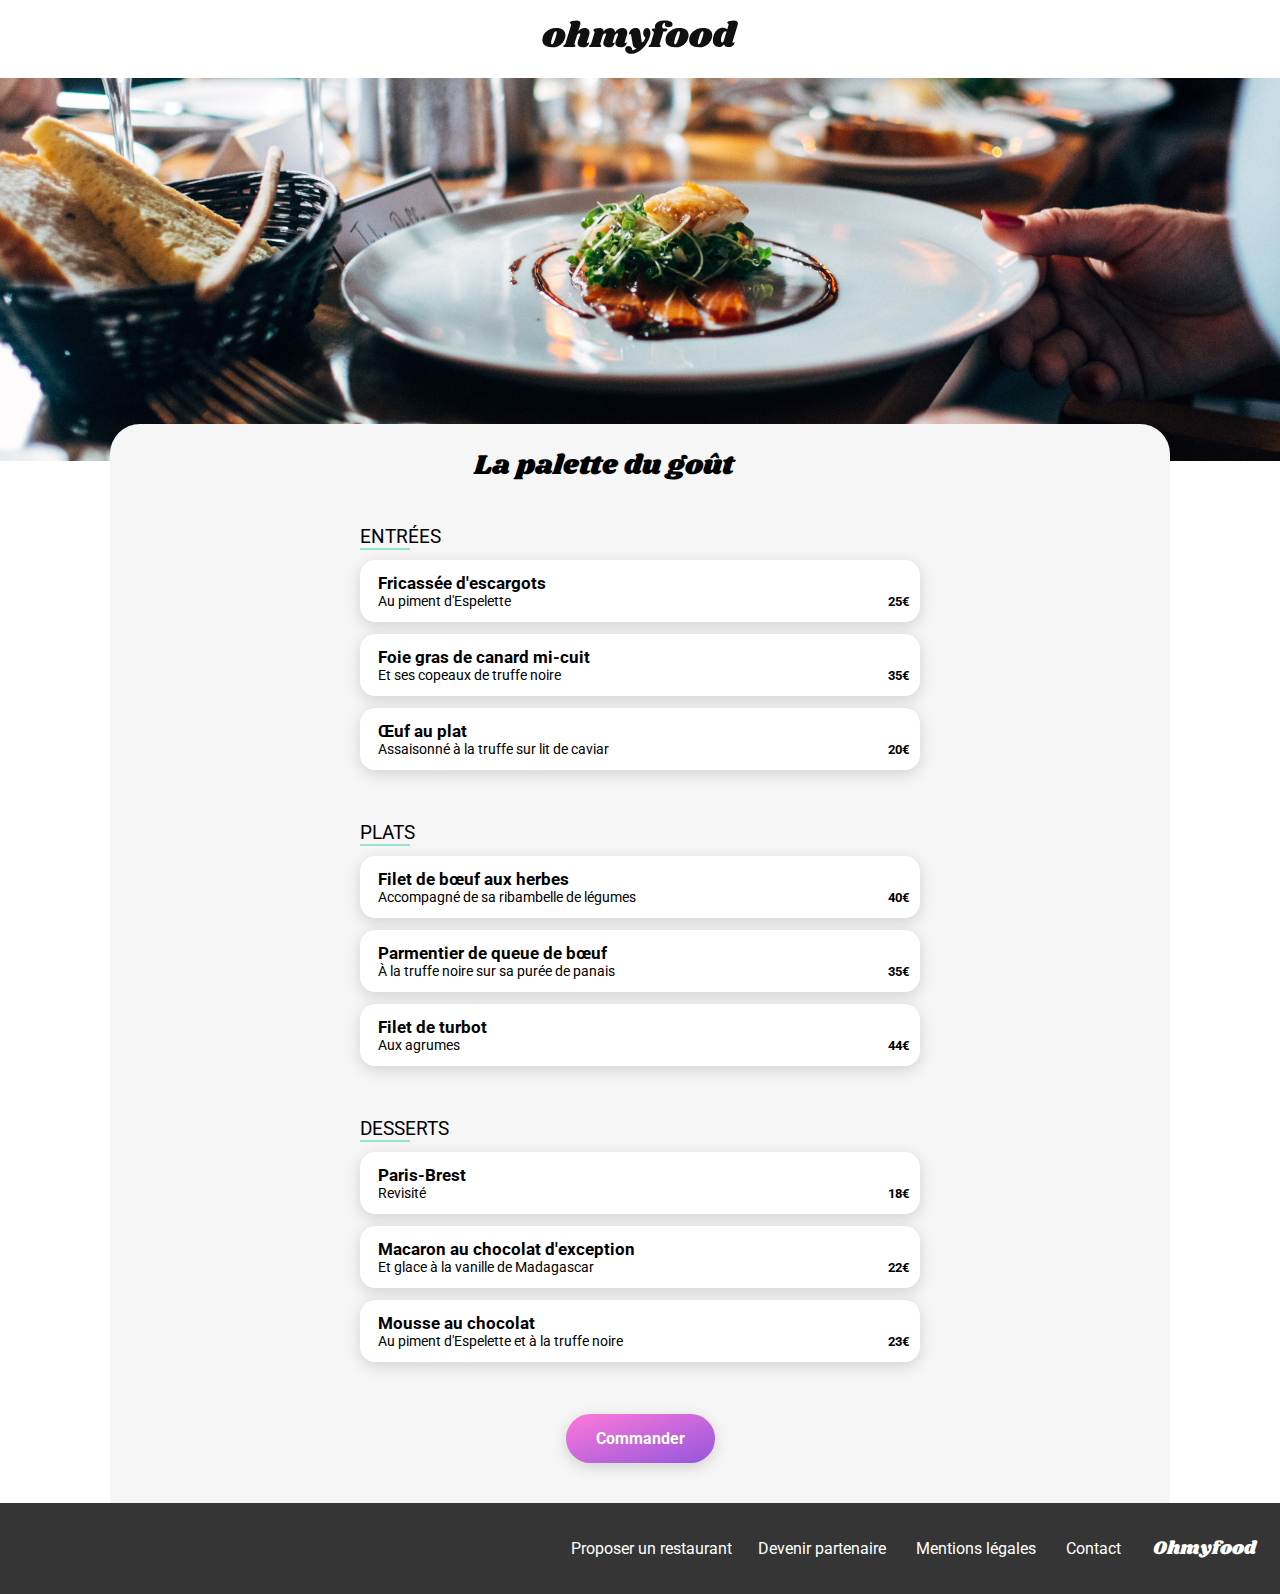
<file: restaurants/restaurantUn.html>
<!DOCTYPE html>
<html lang="en">
  <head>
    <meta charset="UTF-8" />
    <meta name="viewport" content="width=device-width, initial-scale=1.0" />

    <title>Document</title>
    <link rel="stylesheet" href="../styles.css" />

    <link rel="preconnect" href="https://fonts.googleapis.com" />
    <link rel="preconnect" href="https://fonts.gstatic.com" crossorigin />
    <link
      href="https://fonts.googleapis.com/css2?family=Roboto:ital,wght@0,100;0,300;0,400;0,500;0,700;0,900;1,100;1,300;1,400;1,500;1,700;1,900&display=swap"
      rel="stylesheet"
    />
    <link
      href="https://fonts.googleapis.com/css2?family=Roboto:ital,wght@0,100;0,300;0,400;0,500;0,700;0,900;1,100;1,300;1,400;1,500;1,700;1,900&family=Shrikhand&display=swap"
      rel="stylesheet"
    />
    <link
      rel="stylesheet"
      href="https://cdnjs.cloudflare.com/ajax/libs/font-awesome/6.2.1/css/all.min.css"
      integrity="sha512-MV7K8+y+gLIBoVD59lQIYicR65iaqukzvf/nwasF0nqhPay5w/9lJmVM2hMDcnK1OnMGCdVK+iQrJ7lzPJQd1w=="
      crossorigin="anonymous"
      referrerpolicy="no-referrer"
    />
  </head>
  <body class="page-restaurant">
    <header>
      <div class="flex box-cadre page-bis">
        <a class="a-page-bis" href="../index.html">
          <i class="fa-solid fa-arrow-left" aria-hidden="true"></i>
        </a>
        <div class="flex-1 box-logo-page-bis">
          <img src="../assets/logo/ohmyfood@2x.svg" alt="image-logo" />
        </div>
      </div>
    </header>
    <main class="page-individuelle">
      <img
        src="../assets/images-plats/la-palette-du-gout.jpg"
        alt="image plat"
        class="image-plat-restaurant"
      />
      <section class="box-menu flex">
        <div class="h2-coeur flex">
          <div>
            <h2 class="nom-restaurant-page-bis">La palette du goût</h2>
          </div>
          <div class="box-coeurs flex position-relative">
            <button class="button-coeur flex">
              <i class="fa-regular fa-heart coeur"></i>
              <i class="fa-solid fa-heart coeur-full"></i>
            </button>
          </div>
        </div>
        <div class="description-plats entree">
          <h3>Entrées</h3>
          <div class="box-choix-menu flex shadow">
            <button class="button-choix-menu flex">
              <span class="element1-button-menu flex">
                <span class="titre-plat">Fricassée d'escargots</span>
                <span class="description-plat">Au piment d'Espelette</span>
              </span>
              <span class="element2-button-menu flex">
                <span>25€</span>
              </span>
            </button>
            <div class="cloche-menu flex">
              <i class="fa-solid fa-circle-check" aria-hidden="true"></i>
            </div>
          </div>
          <div class="box-choix-menu flex shadow">
            <button class="button-choix-menu flex">
              <span class="element1-button-menu flex">
                <span class="titre-plat">Foie gras de canard mi-cuit</span>
                <span class="description-plat"
                  >Et ses copeaux de truffe noire</span
                >
              </span>
              <span class="element2-button-menu flex">
                <span>35€</span>
              </span>
            </button>
            <div class="cloche-menu flex">
              <i class="fa-solid fa-circle-check" aria-hidden="true"></i>
            </div>
          </div>
          <div class="box-choix-menu flex shadow">
            <button class="button-choix-menu flex">
              <span class="element1-button-menu flex">
                <span class="titre-plat">Œuf au plat </span>
                <span class="description-plat"
                  >Assaisonné à la truffe sur lit de caviar</span
                >
              </span>
              <span class="element2-button-menu flex">
                <span>20€</span>
              </span>
            </button>
            <div class="cloche-menu flex">
              <i class="fa-solid fa-circle-check" aria-hidden="true"></i>
            </div>
          </div>
        </div>
        <div class="description-plats plat">
          <h3>Plats</h3>
          <div class="box-choix-menu flex shadow">
            <button class="button-choix-menu flex">
              <span class="element1-button-menu flex">
                <span class="titre-plat"> Filet de bœuf aux herbes </span>
                <span class="description-plat">
                  Accompagné de sa ribambelle de légumes</span
                >
              </span>
              <span class="element2-button-menu flex">
                <span>40€</span>
              </span>
            </button>
            <div class="cloche-menu flex">
              <i class="fa-solid fa-circle-check" aria-hidden="true"></i>
            </div>
          </div>
          <div class="box-choix-menu flex shadow">
            <button class="button-choix-menu flex">
              <span class="element1-button-menu flex">
                <span class="titre-plat">Parmentier de queue de bœuf</span>
                <span class="description-plat"
                  >À la truffe noire sur sa purée de panais</span
                >
              </span>
              <span class="element2-button-menu flex">
                <span>35€</span>
              </span>
            </button>
            <div class="cloche-menu flex">
              <i class="fa-solid fa-circle-check" aria-hidden="true"></i>
            </div>
          </div>
          <div class="box-choix-menu flex shadow">
            <button class="button-choix-menu flex">
              <span class="element1-button-menu flex">
                <span class="titre-plat">Filet de turbot</span>
                <span class="description-plat">Aux agrumes</span>
              </span>
              <span class="element2-button-menu flex">
                <span>44€</span>
              </span>
            </button>
            <div class="cloche-menu flex">
              <i class="fa-solid fa-circle-check" aria-hidden="true"></i>
            </div>
          </div>
        </div>
        <div class="description-plats dessert">
          <h3>Desserts</h3>
          <div class="box-choix-menu flex shadow">
            <button class="button-choix-menu flex">
              <span class="element1-button-menu flex">
                <span class="titre-plat">Paris-Brest </span>
                <span class="description-plat"> Revisité</span>
              </span>
              <span class="element2-button-menu flex">
                <span>18€</span>
              </span>
            </button>
            <div class="cloche-menu flex">
              <i class="fa-solid fa-circle-check" aria-hidden="true"></i>
            </div>
          </div>
          <div class="box-choix-menu flex shadow">
            <button class="button-choix-menu flex">
              <span class="element1-button-menu flex">
                <span class="titre-plat">Macaron au chocolat d'exception </span>
                <span class="description-plat">
                  Et glace à la vanille de Madagascar</span
                >
              </span>
              <span class="element2-button-menu flex">
                <span>22€</span>
              </span>
            </button>
            <div class="cloche-menu flex">
              <i class="fa-solid fa-circle-check" aria-hidden="true"></i>
            </div>
          </div>
          <div class="box-choix-menu flex shadow">
            <button class="button-choix-menu flex">
              <span class="element1-button-menu flex">
                <span class="titre-plat">Mousse au chocolat </span>
                <span class="description-plat">
                  Au piment d'Espelette et à la truffe noire</span
                >
              </span>
              <span class="element2-button-menu flex">
                <span>23€</span>
              </span>
            </button>
            <div class="cloche-menu flex">
              <i class="fa-solid fa-circle-check" aria-hidden="true"></i>
            </div>
          </div>
        </div>
        <div class="button-commander">
          <button class="style-button shadow">
            <span>Commander</span>
          </button>
        </div>
      </section>
    </main>
    <footer class="box-footer">
      <h3>Ohmyfood</h3>
      <div class="elements-footer">
        <div class="element">
          <i class="fa-solid fa-utensils" aria-hidden="true"> </i
          ><span class="span-footer">Proposer un restaurant</span>
        </div>
        <div class="element">
          <i class="fa-solid fa-handshake-angle" aria-hidden="true"></i>
          <span>Devenir partenaire</span>
        </div>
        <span>Mentions légales</span>
        <span>Contact</span>
      </div>
    </footer>
  </body>
</html>
</file>
<file: styles.css>
/**************************** General **************************/
body {
  height: 100%;
  margin: 0px;
}

* {
  font-family: "roboto", sans-serif;
}

.main {
  width: 100%;
}

a {
  text-decoration: none;
  color: #000000;
}

.flex {
  display: flex;
}

.flex-1 {
  flex: 1;
}

h1 {
  margin: 0px;
}

.shadow {
  box-shadow: 0 4px 15px 0px rgba(0, 0, 0, 0.15);
}

@keyframes jump {
  0% {
    transform: translateY(0);
    background-color: #003a68;
  }
  50% {
    transform: translateY(-2rem);
    background-color: #ff79da;
  }
  100% {
    transform: translateY(0);
    background-color: #003a68;
  }
}
@keyframes out {
  0% {
    visibility: visible;
  }
  100% {
    visibility: hidden;
  }
}
.loader {
  position: fixed;
  height: 100%;
  width: 100%;
  left: 0;
  top: 0;
  background-color: hsla(0, 0%, 100%, 0.9);
  z-index: 10000;
  display: flex;
  align-items: center;
  justify-content: center;
  animation: out 4s forwards;
}

.loader-box {
  gap: 40px;
  display: flex;
}

.loader-box * {
  animation: jump 1s infinite;
  height: 15px;
  width: 15px;
  border-radius: 50%;
}

.loader-element-1 {
  animation-delay: 0.1s;
}

.loader-element-2 {
  animation-delay: 0.2s;
}

.loader-element-3 {
  animation-delay: 0.3s;
}

.loader-element-4 {
  animation-delay: 0.4s;
}

/**************************** Header **************************/
.centrer {
  align-items: center;
  justify-content: center;
}

.location {
  background-color: #eaeaea;
  box-shadow: inset 0px 4px 4px 0px rgba(0, 0, 0, 0.25);
}
.location i {
  font-size: 20px;
}
.location .box-location {
  gap: 12px;
}

.logo img {
  padding: 25px;
}

/**************************** Section Information accueil **************************/
.information-accueil {
  align-items: center;
  background-color: #f6f6f6;
  padding: 53px 20px;
  text-align: center;
  box-shadow: inset 0px 4px 4px 0px rgba(0, 0, 0, 0.25);
  display: flex;
  flex-direction: column;
}
.information-accueil h3 {
  font-weight: normal;
}

.style-button {
  margin-top: 15px;
  padding: 15px 30px;
  border-radius: 25px;
  border: none;
  cursor: pointer;
  background-image: linear-gradient(to top left, rgb(147, 86, 220), rgb(255, 121, 218));
}
.style-button span {
  color: #ffffff;
  font-weight: bold;
  font-size: 16px;
  white-space: nowrap;
}

.style-button:hover {
  transform: scale(1.01);
  background-image: linear-gradient(to top left, rgb(171, 111, 246), rgb(236, 134, 205));
  box-shadow: 10px 15px 16px #b1b0b0;
}

/**************************** Section Fonctionnement **************************/
.etapes {
  margin: 12px;
  flex-direction: column;
}

.fonctionnement {
  padding: 40px 20px;
}
.fonctionnement span {
  font-size: 16px;
  font-weight: bold;
}
.fonctionnement .number {
  background-color: #9356dc;
  border-radius: 100%;
  width: 24px;
  height: 24px;
  position: absolute;
  left: -14px;
  align-items: center;
  justify-content: center;
  color: #f6f6f6;
}
.fonctionnement .box-etape {
  background-color: #f6f6f6;
  border-radius: 20px;
  align-items: center;
  padding: 20px;
  position: relative;
  margin-top: 12px;
}

.icone-etape {
  padding-right: 25px;
  padding-left: 15px;
}

.shop {
  color: #9356dc;
}

/**************************** Section Restaurants **************************/
.restaurant {
  background-color: #f6f6f6;
  padding: 40px 20px;
}
.restaurant article {
  background-color: #ffffff;
  border-radius: 15px;
  margin-top: 18px;
}
.restaurant .position-relative {
  position: relative;
}

.images-plats {
  height: 231px;
  width: 100%;
  border-radius: 10px 10px 0 0;
  object-fit: cover;
}

.liens-cards-restaurants {
  flex-direction: column;
}

.span-nouveau {
  position: absolute;
  background-color: #99e2d0;
  right: 0px;
  padding: 6px;
  margin: 12px;
  color: #008766;
}

.box-texte-coeur {
  align-items: center;
  padding: 17px 14px;
}

.texte-restaurant {
  flex: 1;
}
.texte-restaurant h3,
.texte-restaurant p {
  margin: 0px;
}

.button-coeur:hover .coeur-full,
.button-coeur:focus .coeur-full {
  opacity: 1;
  background: linear-gradient(#9356dc, #ff79da);
  background-clip: text;
  -webkit-text-fill-color: transparent;
  transform: scale(1.1, 1.1);
}

.button-coeur {
  border: none;
  background-color: transparent;
  padding: 12px;
  cursor: pointer;
  justify-content: center;
  align-items: center;
}
.button-coeur span {
  background-color: #ffffff;
}

.coeur {
  opacity: 1;
}

.coeur-full {
  opacity: 0;
}

.box-coeurs {
  justify-content: center;
  align-items: center;
  padding: 21px;
}
.box-coeurs i {
  font-size: 24px;
}

.coeur-stable {
  opacity: 1;
  background: linear-gradient(#9356dc, #ff79da);
  background-clip: text;
  -webkit-text-fill-color: transparent;
}

.box-coeurs * {
  position: absolute;
}

.box-footer {
  background-color: #353535;
  padding: 24px;
}
.box-footer h3 {
  font-weight: normal;
  color: #ffffff;
  font-family: "Shrikhand";
  margin: 8px 0px;
}
.box-footer span {
  color: #ffffff;
}
.box-footer i {
  color: #ffffff;
}

.elements-footer {
  display: flex;
  flex-direction: column;
  gap: 6px;
  margin: 2px;
}
.elements-footer .element {
  margin-left: -4px;
  gap: 12px;
}
.elements-footer .span-footer {
  margin-left: 8px;
}

.page-bis {
  padding: 20px 20px;
}

.h2-coeur {
  margin-bottom: 40px;
  align-items: center;
  justify-content: space-between;
}
.h2-coeur h2 {
  font-size: 28px;
  margin: 0;
}

.box-menu {
  flex-direction: column;
  justify-content: center;
  background-color: #f6f6f6;
  border-radius: 30px 30px 0px 0px;
  padding-left: 20px;
  padding-right: 20px;
  padding-top: 20px;
  padding-bottom: 20px;
  margin-top: -79px;
  width: auto;
  position: relative;
}
.box-menu h3 {
  font-weight: normal;
  text-transform: uppercase;
  border-bottom: #99e2d0 solid 2px;
  width: 50px;
}

.image-plat-restaurant {
  width: 100%;
  object-fit: cover;
  height: 275px;
}

.page-individuelle {
  background: #ffffff;
}

.box-plat {
  background-color: #f6f6f6;
}

.texte-restaurant.page-bis {
  background-color: #ffffff;
  border-radius: 15.04px;
  padding: 10px 12px;
  margin-top: 12px;
  align-items: end;
}

.a-page-bis {
  align-self: center;
}

.box-logo-page-bis {
  text-align: center;
}

.nom-restaurant-page-bis {
  font-weight: normal;
  font-family: "Shrikhand";
}

.box-choix-menu {
  text-decoration: none;
  border-radius: 15.4px;
  border: none;
  background-color: #ffffff;
  justify-content: space-between;
  align-items: center;
  padding: 0px;
  overflow: hidden;
  margin-bottom: 12px;
}

.button-choix-menu {
  background-color: transparent;
  border: none;
  cursor: pointer;
  flex: 1;
  justify-content: space-between;
  overflow: hidden;
}

.description-plats {
  animation: afficheMenu ease-in 2s backwards;
  margin-bottom: 40px;
}
.description-plats h3 {
  margin-bottom: 10px;
  margin-top: 0px;
}

@keyframes afficheMenu {
  0% {
    opacity: 0%;
  }
  100% {
    opacity: 100%;
  }
}
.description-plats.entree {
  animation-delay: 0.1s;
}

.description-plats.plat {
  animation-delay: 0.5s;
}

.description-plats.dessert {
  animation-delay: 1s;
}

.element1-button-menu {
  flex-direction: column;
  align-self: center;
  padding: 12px;
}
.element1-button-menu .titre-plat {
  font-size: 17px;
  font-weight: bold;
  max-width: 230px;
  display: inline-block;
  white-space: nowrap;
  text-align: justify;
}
.element1-button-menu .description-plat {
  text-align: justify;
  font-size: 14px;
  display: inline-block;
  max-width: 180px;
  white-space: nowrap;
}

.element2-button-menu {
  align-self: end;
  padding-bottom: 12px;
  padding-right: 5px;
}
.element2-button-menu span {
  margin: 0;
  font-weight: bold;
}

.box-choix-menu:hover .cloche-menu {
  width: 50px;
}

.box-choix-menu:hover .description-plat {
  overflow: hidden;
  text-overflow: ellipsis;
}

.box-choix-menu:hover .titre-plat {
  overflow: hidden;
  text-overflow: ellipsis;
  max-width: 180px;
}

.cloche-menu {
  overflow: hidden;
  justify-content: center;
  transition: width 0.5s;
  padding: 27px 0px;
  border-radius: 0px 15.4px 15.4px 0px;
  background-color: #99e2d0;
  width: 0px;
}
.cloche-menu i {
  color: #f6f6f6;
  -webkit-text-fill-color: #f6f6f6;
}

.button-commander {
  display: flex;
  justify-content: center;
  margin-bottom: 20px;
  align-items: center;
}
.button-commander .style-button {
  margin-top: 0px;
}

.animation-test:hover .agrandissement {
  width: 200px;
  height: 100px;
}

.scale-button {
  background-color: blue;
  transition-duration: 100ms;
  transition-property: all;
}

.scale-button:hover {
  transform: scale(1.2, 1.2);
}

@media (min-width: 768px) and (max-width: 1024px) {
  .fonctionnement {
    display: flex;
    flex-direction: column;
    padding: 50px 53px;
  }
  .etapes {
    display: flex;
    flex-direction: row;
    gap: 25px;
  }
  .box-menu {
    padding: 50px 135px;
  }
  .articles {
    display: grid;
    grid-template-columns: repeat(2, 1fr);
    gap: 50px 100px;
  }
  .image-plat-restaurant {
    width: 100%;
    height: 383px;
    object-position: 0px 60%;
    object-fit: cover;
  }
  .restaurant {
    padding-left: 70px;
    padding-right: 70px;
  }
  .box-etape {
    display: flex;
  }
}
@media (min-width: 992px) {
  .box-choix-menu:hover .description-plat {
    overflow: visible;
    text-overflow: clip;
  }
  .box-choix-menu:hover .titre-plat {
    overflow: visible;
    text-overflow: clip;
  }
  .h2-coeur {
    justify-content: center;
    align-items: center;
    gap: 30px;
  }
  .box-footer {
    display: flex;
    flex-direction: row-reverse;
    gap: 80px;
    align-items: baseline;
  }
  .elements-footer {
    display: flex;
    flex-flow: row;
    gap: 30px;
  }
  .elements-footer .span-footer {
    margin-left: 0px;
  }
  .elements-footer .element {
    gap: 10px;
  }
  .location {
    box-shadow: none;
  }
  .information-accueil {
    box-shadow: none;
  }
}
@media (min-width: 1025px) {
  .box-menu {
    padding-left: 250px;
    padding-right: 250px;
    padding-top: 20px;
    padding-bottom: 20px;
    margin-top: -41px;
    margin-bottom: 0px;
    margin-left: auto;
    margin-right: auto;
    max-width: 560px;
  }
  .articles {
    display: grid;
    grid-template-columns: repeat(2, 1fr);
    gap: 50px 100px;
  }
  .image-plat-restaurant {
    width: 100%;
    height: 383px;
    object-position: 0px 60%;
    object-fit: cover;
  }
  .box-choix-menu {
    max-width: 565px;
  }
  .restaurant {
    padding-left: 180px;
    padding-right: 180px;
  }
  .container {
    width: 80%;
  }
  .etapes {
    flex: 1;
    display: flex;
    flex-direction: row;
    margin: 0;
    justify-content: space-between;
    gap: 25px;
  }
  .titre {
    display: flex;
  }
  .box-etape {
    max-width: 300px;
  }
  .fonctionnement {
    padding: 40px 180px;
    display: flex;
    flex-direction: column;
  }
  .box-footer {
    display: flex;
    flex-direction: row-reverse;
    gap: 30px;
    align-items: baseline;
  }
  .elements-footer {
    display: flex;
    flex-flow: row;
    gap: 30px;
  }
}

/*# sourceMappingURL=styles.css.map */
</file>
